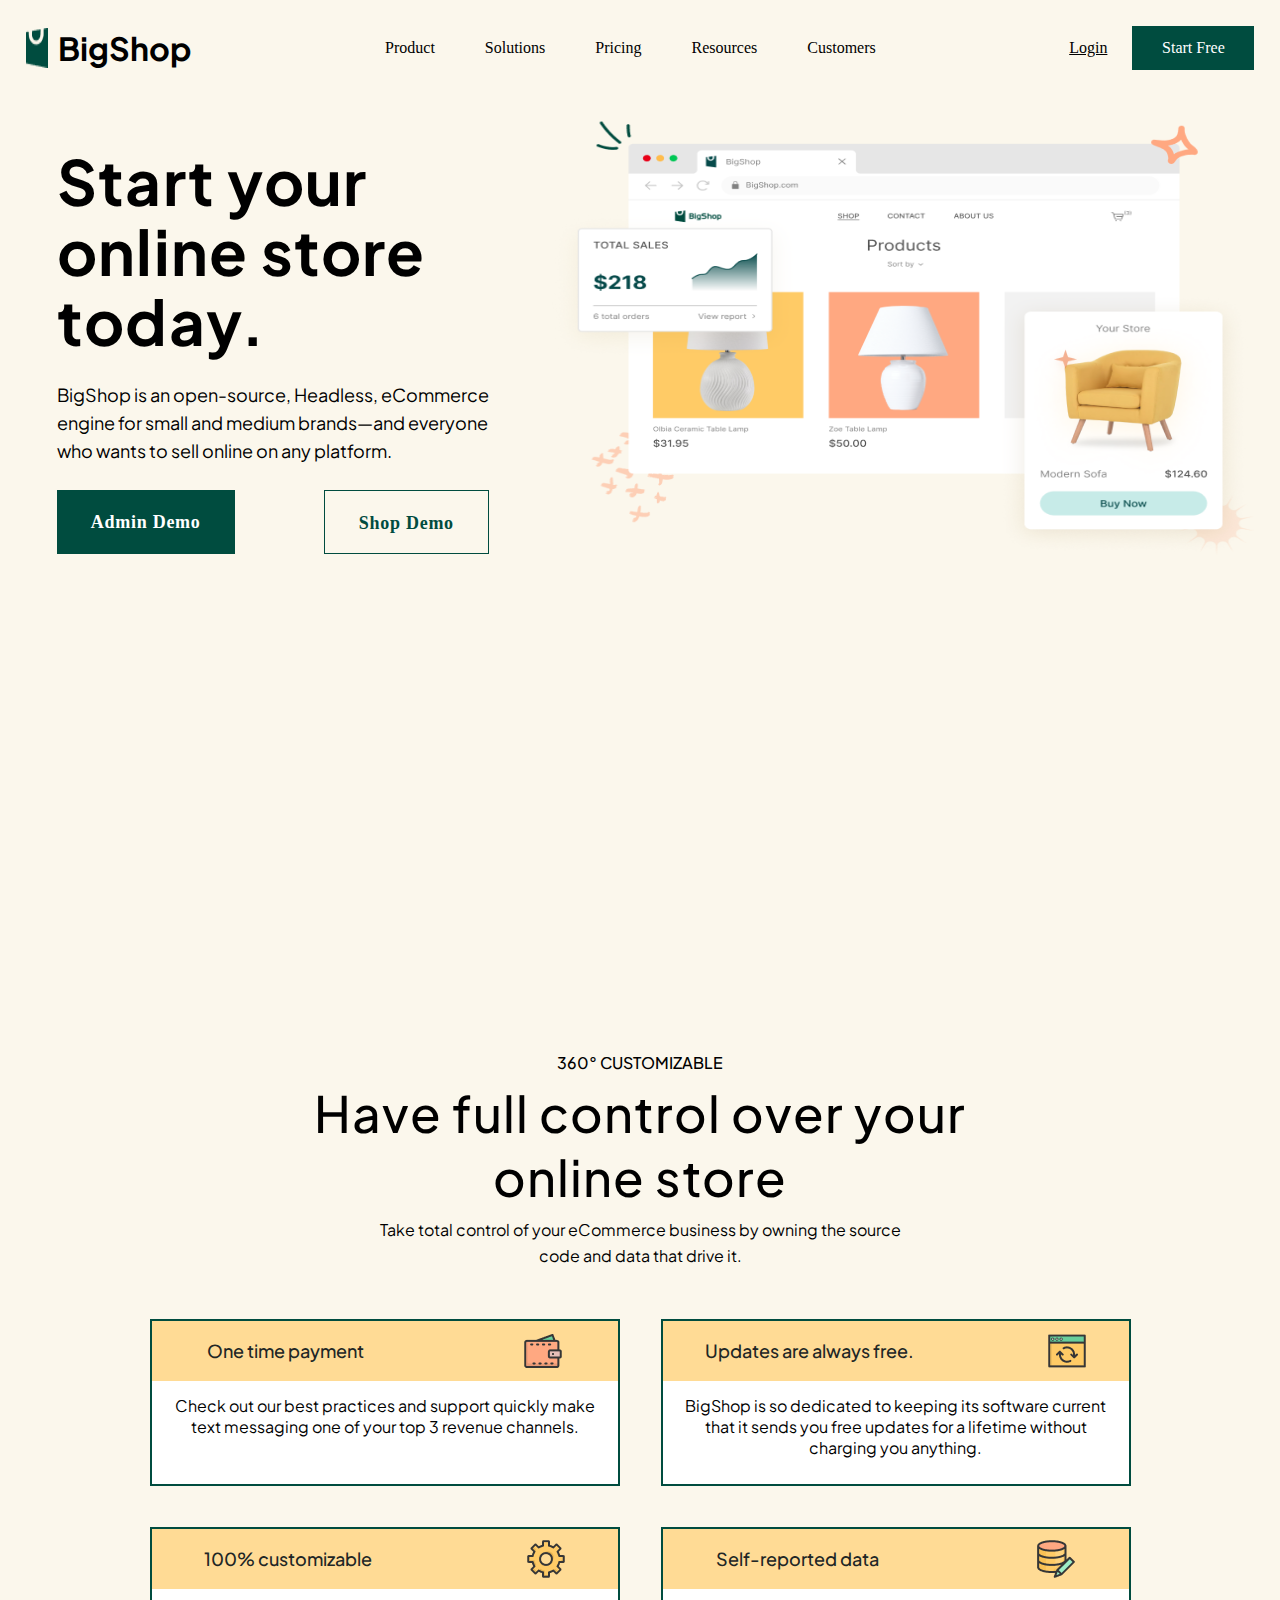
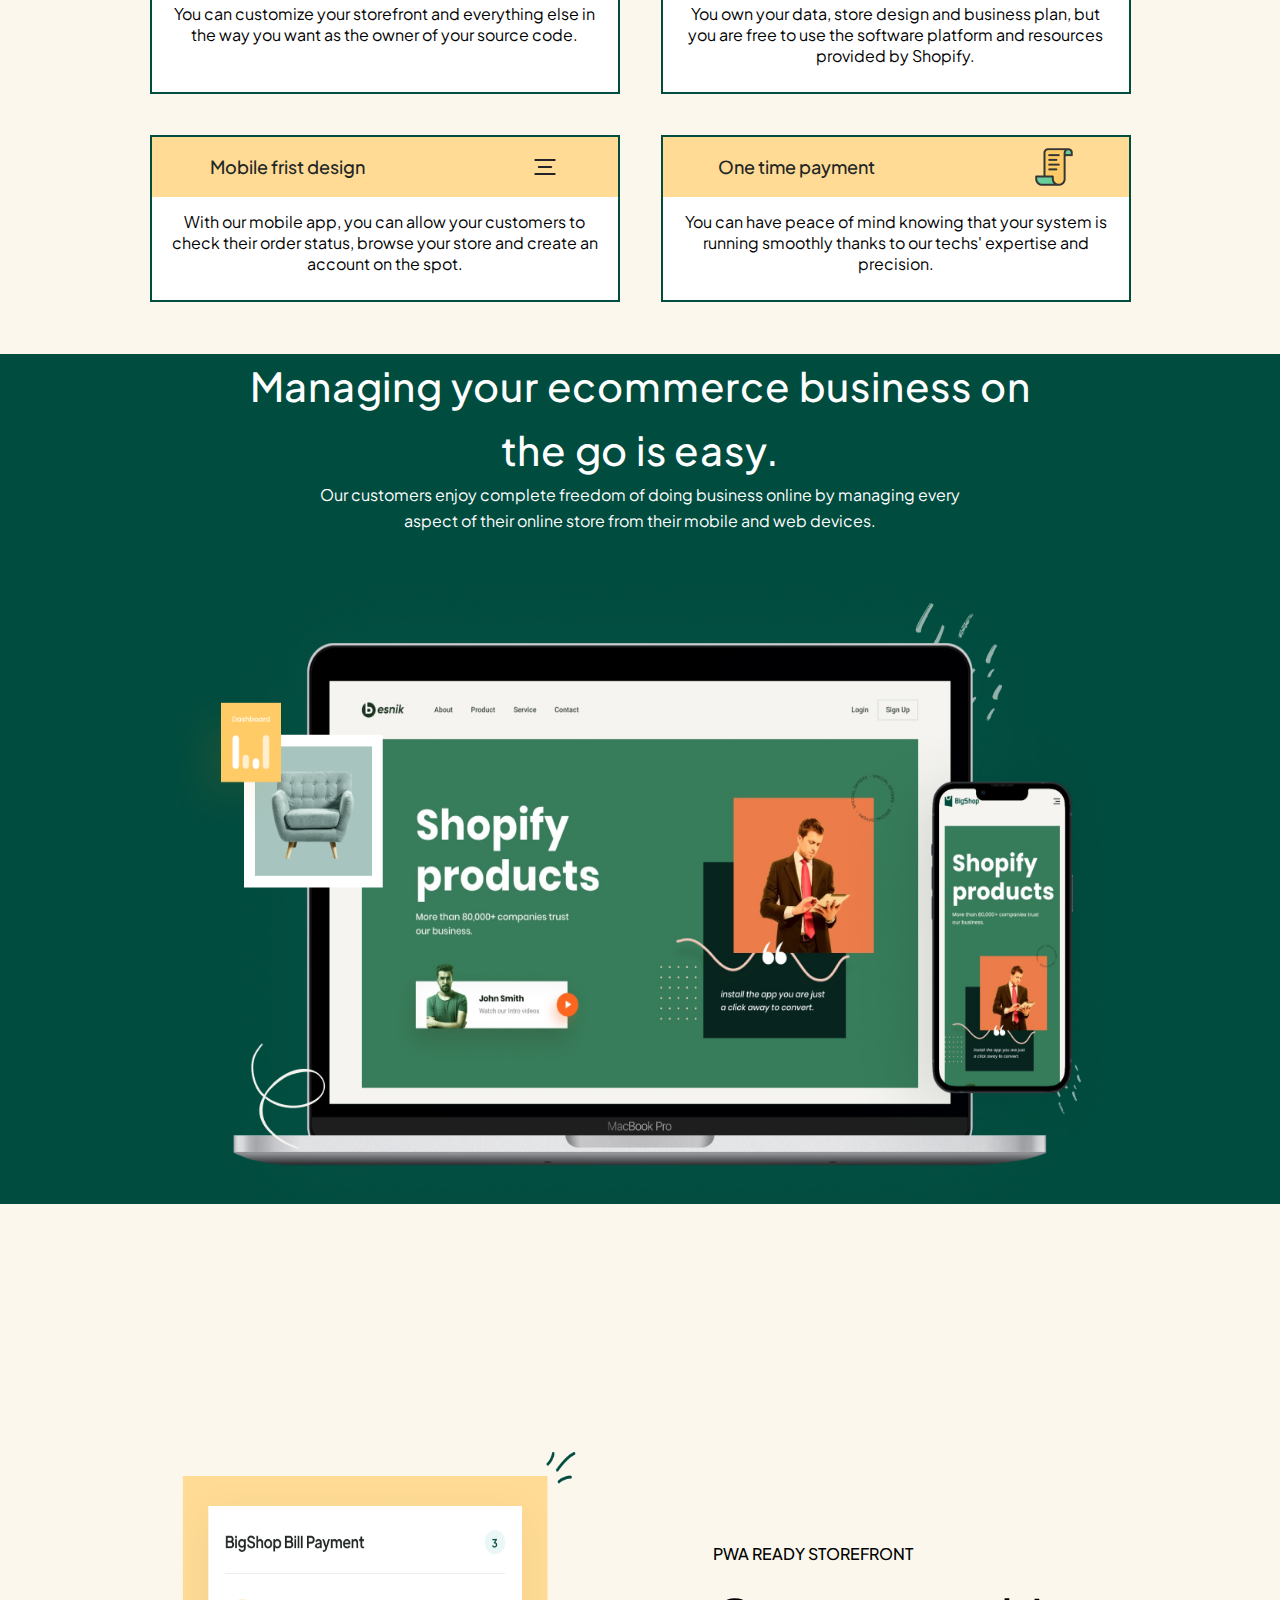
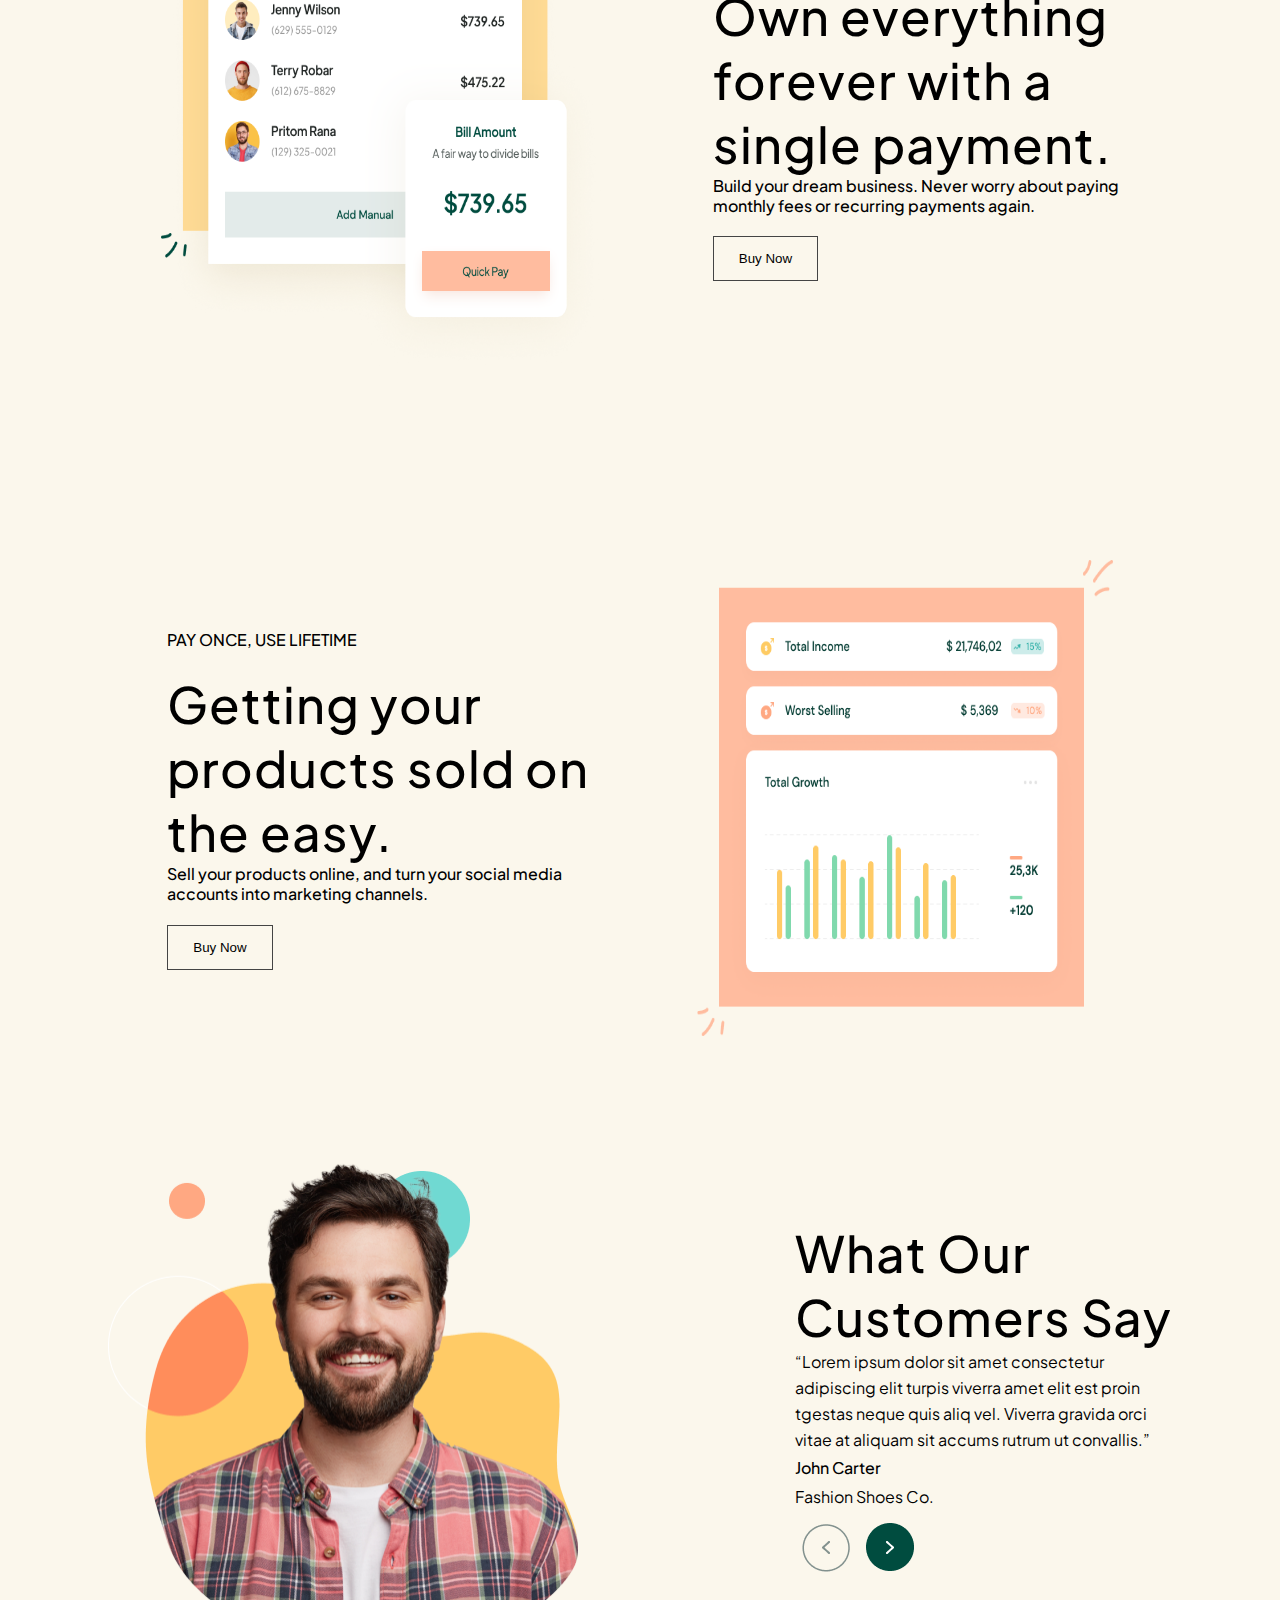
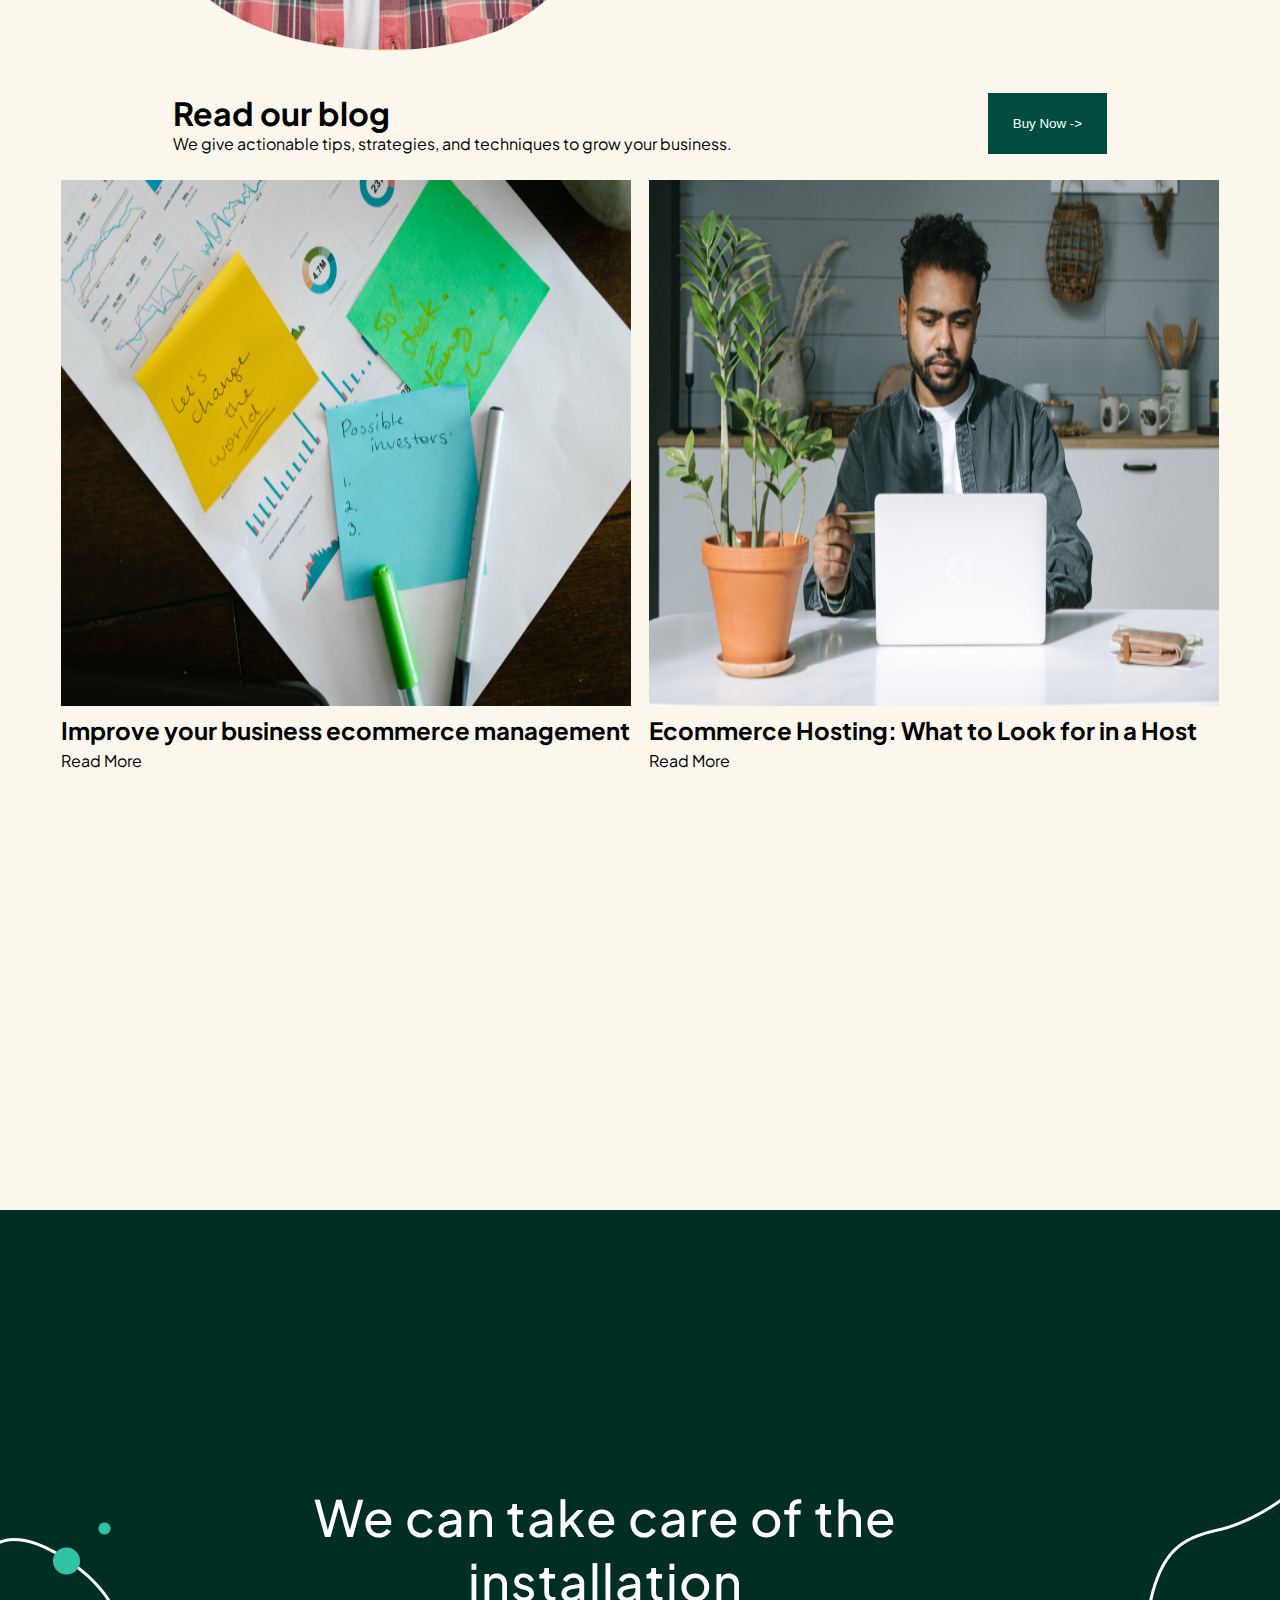
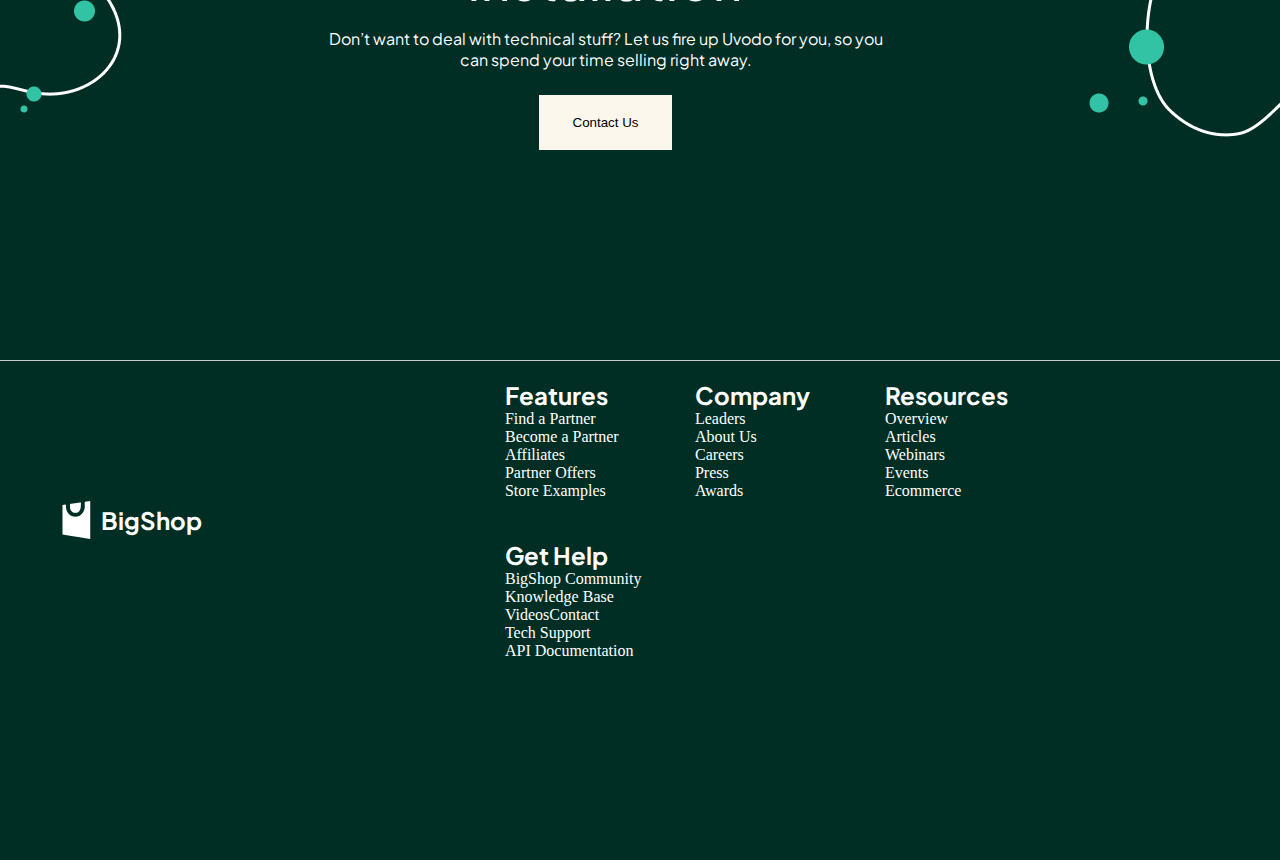
<file: Index.html>
<!DOCTYPE html>
<html lang="en">
  <head>
    <meta charset="UTF-8" />
    <meta name="viewport" content="width=device-width, initial-scale=1.0" />
    <link rel="stylesheet" href="large.css" />
    <link rel="stylesheet" href="allmobile.css" />
    <link rel="stylesheet" href="small.css" />
    <link rel="stylesheet" href="mobile.css" />
    <link rel="stylesheet" href="1024.css" />
    <link rel="fonts" href="" />
    <link rel="preconnect" href="https://fonts.googleapis.com" />
    <link rel="preconnect" href="https://fonts.gstatic.com" crossorigin />
    <link
      href="https://fonts.googleapis.com/css2?family=Plus+Jakarta+Sans:ital,wght@0,200..800;1,200..800&display=swap"
      rel="stylesheet"
    />

    <title>Ecommerce Website Design</title>
  </head>
  <body>
    <div class="Header">
      <div class="navigation">
        <div class="logo">
          <img src="/Assets/Subtract.png" alt="logo" />
          <h1>BigShop</h1>
        </div>
        <div class="nav">
          <ul class="nav-items">
            <li>Product</li>
            <li>Solutions</li>
            <li>Pricing</li>
            <li>Resources</li>
            <li>Customers</li>
          </ul>
        </div>
        <div class="navbuttons">
          <button id="buttonone">Login</button>
          <button id="buttontwo">Start Free</button>
          <img
            src="/Assets/List.png"
            alt="menu"
            id="list"
            onclick="toggleMenu()"
          />
        </div>
      </div>
      <div class="page1">
        <div class="header-content">
          <h1>
            Start your<br />
            online store <br />
            today.
          </h1>
          <p>
            BigShop is an open-source, Headless, eCommerce <br />
            engine for small and medium brands—and everyone <br />
            who wants to sell online on any platform.
          </p>
          <div class="header-buttons">
            <button id="adminbutton">Admin Demo</button>
            <button id="shopbutton">Shop Demo</button>
          </div>
        </div>
        <div class="header-image">
          <img src="/Assets/Card.png" id="img" />
        </div>
      </div>
    </div>

    <div class="customize">
      <div class="content">
        <h3>360° CUSTOMIZABLE</h3>
        <h1>Have full control over your <br />online store</h1>
        <p>
          Take total control of your eCommerce business by owning the source
          <br />
          code and data that drive it.
        </p>
      </div>
      <div class="cards">
        <div class="item-1">
          <div class="mub">
            <h4>One time payment</h4>
            <img src="/Assets/Orion_wallet 1.png" />
          </div>
          <p>
            Check out our best practices and support quickly make text messaging
            one of your top 3 revenue channels.
          </p>
        </div>
        <div class="item-2">
          <div class="mub">
            <h4>Updates are always free.</h4>
            <img src="/Assets/Orion_refresh 1.png" />
          </div>
          <p>
            BigShop is so dedicated to keeping its software current that it
            sends you free updates for a lifetime without charging you anything.
          </p>
        </div>
        <div class="item-3">
          <div class="mub">
            <h4>100% customizable</h4>
            <img src="/Assets/Orion_setting 1.png" />
          </div>
          <p>
            You can customize your storefront and everything else in the way you
            want as the owner of your source code.
          </p>
        </div>
        <div class="item-4">
          <div class="mub">
            <h4>Self-reported data</h4>
            <img src="/Assets/Orion_edit-database 1.png" />
          </div>
          <p>
            You own your data, store design and business plan, but you are free
            to use the software platform and resources provided by Shopify.
          </p>
        </div>
        <div class="item-5">
          <div class="mub">
            <h4>Mobile frist design</h4>
            <img src="/Assets/List.png" />
          </div>
          <p>
            With our mobile app, you can allow your customers to check their
            order status, browse your store and create an account on the spot.
          </p>
        </div>
        <div class="item-6">
          <div class="mub">
            <h4>One time payment</h4>
            <img src="/Assets/Orion_purchase-order 1.png" />
          </div>
          <p>
            You can have peace of mind knowing that your system is running
            smoothly thanks to our techs' expertise and precision.
          </p>
        </div>
      </div>
    </div>
    <div class="mokup">
      <div class="mokup-container">
        <h1>Managing your ecommerce business on <br />the go is easy.</h1>
        <p>
          Our customers enjoy complete freedom of doing business online by
          managing every <br />
          aspect of their online store from their mobile and web devices.
        </p>
        <img src="/Assets/Mockup.png" />
      </div>
    </div>

    <div class="payment">
      <div class="pay-image">
        <img src="/Assets/Card1.png" />
      </div>
      <div class="pay-content">
        <p>PWA READY STOREFRONT</p>
        <h1>Own everything <br />forever with a <br />single payment.</h1>
        <p>
          Build your dream business. Never worry about paying <br />
          monthly fees or recurring payments again.
        </p>
        <button class="btn-own">Buy Now</button>
      </div>
    </div>

    <div class="product">
      <div class="product-content">
        <p>PAY ONCE, USE LIFETIME</p>
        <h1>
          Getting your <br />
          products sold on <br />
          the easy.
        </h1>
        <p>
          Sell your products online, and turn your social media <br />accounts
          into marketing channels.
        </p>
        <button class="btn-own">Buy Now</button>
      </div>
      <div class="pro-image">
        <img src="/Assets/Card2.png" />
      </div>
    </div>

    <div class="testimonial">
      <div class="test-img">
        <img src="/Assets/Images.png" />
      </div>
      <div class="test-content">
        <h1>What Our <br />Customers Say</h1>
        <p>
          “Lorem ipsum dolor sit amet consectetur <br />adipiscing elit turpis
          viverra amet elit est proin <br />
          tgestas neque quis aliq vel. Viverra gravida orci <br />
          vitae at aliquam sit accums rutrum ut convallis.”
        </p>
        <h2>John Carter</h2>
        <p>Fashion Shoes Co.</p>
        <div class="btns">
          <img src="/Assets/Arrow Circle Left.png" />
          <img src="/Assets/Arrow  Circle Right.png" />
        </div>
      </div>
    </div>

    <div class="Blog">
      <div class="blog-cont">
        <div class="content-log">
          <h1>Read our blog</h1>
          <p id="para">
            We give actionable tips, strategies, and techniques to grow your
            business.
          </p>
        </div>
        <button id="abc">Buy Now -></button>
      </div>

      <div class="images-content">
        <div class="left-image">
          <img src="/Assets/Rectangle 3767.png" />
          <h2>Improve your business ecommerce management</h2>
          <p>Read More</p>
        </div>
        <div class="right-image">
          <img src="/Assets/Rectangle 3768.png" alt="" />
          <h2>Ecommerce Hosting: What to Look for in a Host</h2>
          <p>Read More</p>
        </div>
      </div>
    </div>

    <div class="footer">
      <div class="allthree">
        <img id="logo1" src="Assets/Abstract (1).png" alt="" />
        <div class="footer-heading" class="footer">
          <h1 id="last-head">
            We can take care of the <br />
            installation
          </h1>
          <p>
            Don’t want to deal with technical stuff? Let us fire up Uvodo for
            you, so you can spend your time selling right away.
          </p>
          <button id="lastbtn">Contact Us</button>
        </div>
        <img src="Assets/Abstract (2).png" alt="" id="logo2" />
      </div>
      <hr />
      <div class="details">
        <div class="footer-logo">
          <img src="/Assets/Subtractnknsnnsn.png" />
          <h2>BigShop</h2>
        </div>
        <div class="footer-content">
          <div class="features">
            <h2>Features</h2>
            <li>Find a Partner</li>
            <li>Become a Partner</li>
            <li>Affiliates</li>
            <li>Partner Offers</li>
            <li>Store Examples</li>
          </div>
          <div class="Company">
            <h2>Company</h2>
            <li>Leaders</li>
            <li>About Us</li>
            <li>Careers</li>
            <li>Press</li>
            <li>Awards</li>
          </div>
          <div class="Resources">
            <h2>Resources</h2>
            <li>Overview</li>
            <li>Articles</li>
            <li>Webinars</li>
            <li>Events</li>
            <li>Ecommerce</li>
          </div>
          <div class="Get Help">
            <h2>Get Help</h2>
            <li>BigShop Community</li>
            <li>Knowledge Base</li>
            <li>VideosContact</li>
            <li>Tech Support</li>
            <li>API Documentation</li>
          </div>
        </div>
      </div>
    </div>

    <script src="/script.js"></script>
  </body>
</html>
</file>
<file: large.css>
@import url("https://fonts.googleapis.com/css2?family=Plus+Jakarta+Sans:ital,wght@0,200..800;1,200..800&display=swap");

* {
  margin: 0%;
  padding: 0%;
  box-sizing: border-box;
  background-color: #fbf7ec;
}
h1,
h2,
h3,
h4,
h5,
h6,
p {
  font-family: "Plus Jakarta Sans" !important;
}
button {
  border: none;
}
.btn-own {
  border: 1px solid #444;
}
.Header {
  height: 774px;
}
.Header {
  display: flex;
  flex-direction: column;
}
.navigation {
  display: flex;
  justify-content: space-between;
  align-items: center;
  flex-wrap: wrap;
  padding: 2%;
}
.logo {
  display: flex;

  gap: 10px;
}

#list {
  display: none;
}

.nav ul {
  display: flex;
  align-items: center;
  justify-content: center;
  flex-wrap: wrap;
  gap: 50px;
  list-style: none;
}
.nav-items {
  display: flex;
  align-items: center;
  justify-content: center;
  flex-wrap: wrap;
  gap: 50px;
  list-style: none;
}
.nav ul li {
  font-family: " " DM Sans "" !important;
  font-size: 16px;
  font-weight: 400;
  line-height: 16px;
  text-align: center;
}
.navbuttons {
  display: flex;
  justify-content: center;
  align-items: center;

  gap: 25px;
}
#buttonone {
  border: none;
  text-decoration: underline;
  height: 44px;
  font-family: " DM Sans";
  font-size: 16px;
  font-weight: 500;
  line-height: 16px;
  text-align: center;
}
#buttontwo {
  background-color: #004c3f;
  color: white;
  height: 44px;
  font-family: " DM Sans";
  font-size: 16px;
  font-weight: 500;
  line-height: 16px;
  text-align: center;
  width: 122px;
}

.page1 {
  display: flex;
  justify-content: space-around;
  flex-wrap: wrap;
}
.header-content {
  display: flex;
  flex-direction: column;
  justify-content: center;
  flex-wrap: wrap;
  gap: 25px;
  padding: 4%;
}
.header-content h1 {
  font-size: 62px;
  font-weight: 700;
  line-height: 70px;
  letter-spacing: 0.02em;
}
.header-content p {
  font-family: " DM Sans";
  font-size: 18px;
  font-weight: 400;
  line-height: 28px;
}
.header-buttons {
  display: flex;
  justify-content: space-between;
  flex-wrap: wrap;
  align-items: start;
  gap: 5px;
}
#adminbutton {
  background-color: #004c3f;
  height: 64px;
  padding: 20px 34px 20px 34px;
  color: white;
  font-family: " DM Sans";
  font-size: 18px;
  font-weight: 700;
  line-height: 24px;
  letter-spacing: 0.04em;
}
#shopbutton {
  height: 64px;
  border: 1px solid #004c3f;
  padding: 20px 34px 20px 34px;
  color: #004c3f;
  font-family: " DM Sans";
  font-size: 18px;
  font-weight: 700;
  line-height: 24px;
  letter-spacing: 0.04em;
}

.customize {
  height: 768px;
  background-color: #fbf7ec;
}
.customize {
  display: flex;
  flex-direction: column;
  align-items: center;
  flex-wrap: wrap;
  justify-content: flex-start;
  gap: 50px;
}
.content {
  display: flex;
  flex-direction: column;
  align-items: center;
  flex-wrap: wrap;
  gap: 8px;
}
.content h3 {
  font-size: 16px;
  font-weight: 500;
  line-height: 20px;
  text-align: center;
}
.content h1 {
  height: 128px;

  font-size: 50px;
  font-weight: 500;
  line-height: 64px;
  letter-spacing: 0.02em;
  text-align: center;
  gap: 9px;
}
.content p {
  font-family: " DM Sans";
  font-size: 16px;
  font-weight: 400;
  line-height: 26px;
  text-align: center;
}
.cards {
  display: grid;
  grid-template-columns: repeat(3, 1fr);
  grid-gap: 41px;
  grid-auto-rows: minmax(100px auto);
  justify-content: center;
  grid-auto-flow: dense;
  align-items: center;
  text-align: center;
  flex-wrap: wrap;
}
.item-1,
.item-2,
.item-3,
.item-4,
.item-5,
.item-6 {
  border: 2px solid #004c3f;
  width: 470px;
  height: 167px;
  top: 393px;
  background-color: white;
}
.mub {
  display: flex;
  justify-content: space-around;
  flex-wrap: wrap;
  gap: 50px;
  align-items: center;
  background-color: #ffdb95;
  height: 60px;
}
.cards h4 {
  background-color: #ffdb95;
  font-family: " DM Sans";
  font-size: 18px;
  font-weight: 500;
  color: #212625;
  line-height: 26px;
}
.cards img {
  background-color: #ffdb95;
}
.cards p {
  display: flex;
  flex-wrap: wrap;
  background-color: white;
  padding: 3%;
}

.mokup {
  height: 981px;
}
.mokup-container {
  display: flex;
  flex-direction: column;
  flex-wrap: wrap;
  align-items: center;
  background: #004c3f;
}
.mokup-container h1 {
  font-size: 50px;
  font-weight: 500;
  line-height: 64px;
  letter-spacing: 0.02em;
  text-align: center;
  background: #004c3f;
  color: white;
}
.mokup-container p {
  background: #004c3f;
  color: white;
  font-family: " DM Sans";
  font-size: 16px;
  font-weight: 400;
  line-height: 26px;
  text-align: center;
}
.mokup-container img {
  background: #004c3f;
}

.payment {
  height: 755px;
}
.payment {
  display: flex;
  justify-content: center;
  align-items: center;
  flex-wrap: wrap;
  gap: 108px;
}
.pay-content {
  display: flex;
  flex-direction: column;
  align-items: flex-start;
  flex-wrap: wrap;
}
.pay-content p {
  font-size: 16px;
  font-weight: 500;
  line-height: 20px;
  text-align: left;
  padding-bottom: 5%;
}
.pay-content h1 {
  font-size: 50px;
  font-weight: 500;
  line-height: 64px;
  letter-spacing: 0.02em;
  text-align: left;
}
.pay-content button {
  width: Hug (116px) px;
  height: Hug (44px) px;
  top: 3611px;
  left: 20px;
  padding: 14px 25px 14px 25px;
  gap: 10px;
  border: 1px 0px 0px 0px;
  opacity: 0px;
}

.product {
  height: 620px;
}
.product {
  display: flex;
  justify-content: center;
  align-items: center;
  flex-wrap: wrap;
  gap: 108px;
}
.product-content {
  display: flex;
  flex-direction: column;
  align-items: flex-start;
  flex-wrap: wrap;
}
.product-content p {
  font-size: 16px;
  font-weight: 500;
  line-height: 20px;
  text-align: left;
  padding-bottom: 5%;
}
.product-content h1 {
  font-size: 50px;
  font-weight: 500;
  line-height: 64px;
  letter-spacing: 0.02em;
  text-align: left;
}
.product-content button {
  width: Hug (116px) px;
  height: Hug (44px) px;
  top: 3611px;
  left: 20px;
  padding: 14px 25px 14px 25px;
  gap: 10px;
  border: 1px 0px 0px 0px;
  opacity: 0px;
}

.testimonial {
  height: 583px;
}
.testimonial {
  display: flex;
  justify-content: space-around;
  align-items: center;
  flex-wrap: wrap;
}
.test-img img {
  width: 470px;
  height: 503.15px;
  top: 39px;
  left: 135px;
  gap: 0px;
  border: 1px 0px 0px 0px;
  opacity: 0px;
}
.test-content {
  display: flex;
  flex-direction: column;
  justify-content: center;
  flex-wrap: wrap;
}
.test-content h1 {
  font-family: " Plus Jakarta" Display;
  font-size: 50px;
  font-weight: 500;
  line-height: 64px;
  letter-spacing: 0.02em;
  text-align: left;
}
.test-content p {
  font-family: " DM Sans";
  font-size: 16px;
  font-weight: 400;
  line-height: 26px;
  text-align: left;
  padding-bottom: 2%;
}
.test-content h2 {
  font-family: " DM Sans";
  font-size: 16px;
  font-weight: 500;
  line-height: 16px;
  text-align: left;
  padding-bottom: 2%;
}

.Blog {
  height: 777px;
}
.Blog {
  display: flex;
  flex-direction: column;
}
.blog-cont {
  display: flex;
  justify-content: space-around;
  flex-wrap: wrap;

  padding: 0px 45px 0px 45px;
}
.images-content {
  display: flex;
  justify-content: center;
  flex-wrap: wrap;
  gap: 18px;
  padding: 2% 0% 8% 0%;
}
.right-image h2 {
  padding: 5px 0px 5px 0px;
}
.left-image h2 {
  padding: 5px 0px 5px 0px;
}
.left-image img {
  width: 570px;
  height: 526px;
  top: 211px;
  left: 735px;
  gap: 0px;
  opacity: 0px;
}
.right-image img {
  width: 570px;
  height: 526px;
  top: 211px;
  left: 735px;
  gap: 0px;
  opacity: 0px;
}

.blog-cont button {
  width: Hug (146px) px;
  height: Hug (48px) px;
  top: 82px;
  left: 1159px;
  padding: 14px 25px 14px 25px;
  gap: 10px;
  opacity: 0px;
  background: #004c3f;
  color: white;
}

.footer {
  height: 850px;
  background: #002e24;
}
.footer {
  display: flex;
  flex-direction: column;
  flex-wrap: wrap;
}
.allthree {
  background: transparent;
  display: flex;
  justify-content: space-between;
  align-items: center;
  flex-wrap: wrap;
  height: 60%;
}
.allthree img {
  background: transparent;
}

.footer-heading {
  background: transparent;
  display: flex;
  flex-wrap: wrap;
  flex-direction: column;
  justify-content: center;
  align-items: center;
  gap: 15px;
}

.footer-heading h1 {
  width: 631px;
  height: 128px;
  font-family: " Plus Jakarta" Display;
  font-size: 50px;
  font-weight: 500;
  line-height: 64px;
  letter-spacing: 0.02em;
  background: transparent;
  text-align: center;
  color: white;
}
.footer-heading p {
  width: 570px;
  height: 52px;
  background: transparent;
  text-align: center;
  opacity: 0.7px;
  color: white;
}
.footer-heading button {
  width: Hug (188px) px;
  height: Hug (64px) px;
  top: 268px;
  left: 624px;
  padding: 20px 34px 20px 34px;
  gap: 10px;
  opacity: 0px;
}
.details {
  color: white;
  background: transparent;
  display: grid;
  grid-template-columns: 1fr 1fr 1fr 1fr 1fr 1fr 1fr 1fr;
  flex-wrap: wrap;
  grid-gap: 1em;
  grid-auto-rows: minmax(100px auto);
}
.details div img {
  background: transparent;
}
.footer-logo {
  background: transparent;
  grid-column: 1/3;
  display: flex;
  align-items: center;
  flex-wrap: wrap;
  gap: 10px;
  padding: 20%;
}
.footer-content {
  background: transparent;
  display: flex;
  flex-wrap: wrap;
  grid-column: 4/8;
  list-style: none;
  gap: 50px;
  padding: 3%;
}
.footer-content div,
h2,
li {
  background: transparent;
}
.footer-content div {
  width: 150px;
}
hr {
  border: none;
  height: 1px;
  background-color: #ccc;
}
</file>
<file: allmobile.css>
* {
  margin: 0;
  padding: 0;
  box-sizing: border-box;
}

@media screen and (max-width: 425px) {
  .Header {
    height: 50em;
  }
  .Header {
    display: flex;
    flex-direction: column;
    flex-wrap: wrap;
  }
  .navigation {
    display: flex;
    justify-content: space-around;
    flex-wrap: wrap;
  }
  .nav ul {
    display: none;
  }
  #list {
    display: inline;
  }
  #buttonone,
  #buttontwo {
    display: none;
  }
  .page1 {
    display: flex;
    flex-wrap: wrap;
    flex-direction: column;
    align-items: center;
    justify-content: center;
  }
  .header-content h1,
  .logo h1 {
    text-align: center;
    font-size: 1.9rem;
    font-weight: 600;
    line-height: 2.3rem;
    letter-spacing: 0.02em;
  }
  /* .header-content p {
    text-align: center;
    font-family: "DM Sans";
    font-size: 0.5rem;
    font-weight: 400;
    line-height: 1.25rem;
  } */
  .header-buttons {
    display: flex;
    flex-direction: column;
    align-items: center;
    flex-wrap: wrap;
    gap: 1.125rem;
  }
  #adminbutton,
  #shopbutton {
    width: 11.5rem;
  }
  .header-image {
    display: flex;
    flex-wrap: wrap;
    justify-content: center;
    align-items: center;
  }
  #img {
    width: 90%;
    height: 80%;
    top: 0.846rem;
    box-shadow: 0 0 10px 0 #ffdb95;
  }
  .nav-items {
    display: none;
    position: absolute;
    top: 60px;
    right: 1%;
    width: 50%;
    background-color:  #FBF7EC;
    
    padding: 10px;
    box-shadow: 0px 2px 5px rgba(0, 0, 0, 0.1);
    z-index: 1;
  }
  .nav-items li {
    display: block;
    text-align: center;
    margin-bottom: 10px;
  }
  .nav-items li:last-child {
    margin-bottom: 0;
  }
}

@media screen and (max-width: 425px) {
  .customize {
    height: 98.25em;
    background-color: #fbf7ec;
  }
  .customize {
    display: flex;
    flex-direction: column;
    flex-wrap: wrap;
  }
  .cards {
    display: flex;
    flex-direction: column;
    flex-wrap: wrap;
  }
  .content h3 {
    font-size: 1rem;
    font-weight: 500;
    line-height: 1.5rem;
    text-align: center;
  }
  .content h1 {
    text-align: center;
    font-size: 1.5rem;
    font-weight: 400;
    line-height: 1.75rem;
    letter-spacing: 0.02em;
    gap: 0.5625rem;
  }
  .content p {
    text-align: center;
    font-family: "DM Sans";
    font-size: 1rem;
    font-weight: 400;
    line-height: 1.5rem;
    text-align: center;
  }
  .item-1,
  .item-2,
  .item-3,
  .item-4,
  .item-5,
  .item-6 {
    align-self: center;
    border: 2px solid #004c3f;
    width: 390px;
    height: 167px;
    top: 393px;
    background-color: white;
  }
}

@media screen and (max-width: 425px) {
  .mokup {
    height: 29.4375rem;
  }
  .mokup-container {
    display: flex;
    flex-direction: column;
    flex-wrap: wrap;
    align-items: center;
    background: #004c3f;
    padding: 2%;
  }
  .mokup-container h1 {
    text-align: center;
    font-size: 1.375rem;
    font-weight: 400;
    line-height: 1.75rem;
  }
  .mokup-container img {
    display: flex;
    align-items: center;
    flex-wrap: wrap;
    background: #004c3f;
    width: 18.8125rem;
    height: 12.5375rem;
  }
  .mokup-container p {
    font-family: "DM Sans";
    font-size: 1.125rem;
    font-weight: 300;
    line-height: 1.1875rem;
    text-align: center;
  }
}

@media screen and (max-width: 425px) {
  .payment {
    height: 38.9375rem;
  }
  .payment {
    display: flex;
    flex-direction: column-reverse;
    align-items: center;
    flex-wrap: wrap;
  }
  .pay-content {
    display: flex;
    flex-wrap: wrap;
    flex-direction: column;
    align-items: center;
  }
  .pay-content h1 {
    font-size: 1.875rem;
    font-weight: 500;
    line-height: 2rem;
    letter-spacing: 0.02em;
    text-align: center;
    padding-bottom: 3%;
  }
  .pay-content p {
    font-size: 0.8125rem;
    font-weight: 500;
    line-height: 1.125rem;
    text-align: center;
  }
  .pay-image img {
    width: 18.4375rem;
    height: 16.515rem;
  }
}

@media screen and (max-width: 425px) {
  .product {
    height: 48.4375rem;
  }
  .product {
    display: flex;
    flex-direction: column;
    flex-wrap: wrap;
    align-items: center;
  }
  .product-content {
    display: flex;
    flex-wrap: wrap;
    flex-direction: column;
    align-items: center;
  }
  .product-content h1 {
    font-size: 1.875rem;
    font-weight: 500;
    line-height: 2rem;
    letter-spacing: 0.02em;
    text-align: center;
    padding: 5%;
  }
  .product-content P {
    font-size: 0.8125rem;
    font-weight: 500;
    line-height: 1.125rem;
    text-align: center;
  }
}

@media screen and (max-width: 425px) {
  .testimonial {
    height: 50.8125rem;
  }
  .test-img img {
    width: 18.4375rem;
    height: auto;
  }
  .test-content {
    display: grid;
    align-items: center;
    flex-wrap: wrap;
  }
  .test-content h1 {
    font-size: 1.875rem;
    font-weight: 500;
    line-height: 2rem;
    letter-spacing: 0.02em;
    text-align: center;
    padding-bottom: 2%;
  }
  .test-content p {
    font-size: 1rem;
    font-weight: 500;
    line-height: 1.125rem;
    text-align: center;
    padding-bottom: 2%;
  }
  .test-content h2 {
    font-family: "DM Sans";
    font-size: 1.5rem;
    font-weight: 500;
    line-height: 2rem;
    text-align: center;
    padding-bottom: 1%;
  }
  .btns {
    display: flex;
    flex-wrap: wrap;
    justify-content: center;
    align-items: center;
  }
}

@media screen and (max-width: 425px) {
  .Blog {
    height: 85.875rem;
  }
  .blog-cont {
    display: flex;
    flex-direction: column;
    /* flex-wrap: wrap; */
  }
  .Blog {
    display: flex;
    flex-direction: column;
    align-items: center;
    justify-content: center;
  }
  .content-log {
    display: flex;
    flex-direction: column;
    align-items: center;
    justify-content: center;
  }
  .content-log h1 {
    font-size: 1.875rem;
    font-weight: 700;
    line-height: 2.125rem;
    letter-spacing: 0.02em;
    text-align: center;
  }
  .content-log p {
    font-size: 1rem;
    font-weight: 400;
    line-height: 1.125rem;
    text-align: center;
    padding: 2%;
  }
  .blog-cont button {
    align-self: center;
  }

  .images-content {
    display: flex;
    flex-direction: column;
    align-items: center;
  }
  .left-image,
  .right-image {
    display: flex;
    flex-direction: column;
    align-items: center;
    flex-wrap: wrap;
  }
  .left-image img,
  .right-image img {
    width: 17.5rem;
  }
  .right-image h2,
  .left-image h2 {
    font-size: 1rem;
    font-weight: 400;
    line-height: 1.1875rem;
    text-align: center;
  }
  .left-image p,
  .right-image p {
    align-self: center;
  }
}

@media screen and (max-width: 425px) {
  #logo1,
  #logo2 {
    display: none;
  }
  hr {
    display: none;
  }
  .footer {
    height: 1690px;
  }
  .footer {
    display: flex;
    flex-direction: column;
    align-items: center;
    justify-content: center;
  }
  .allthree {
    display: flex;
    flex-direction: column;
    align-items: center;

    width: 425px;
  }
  /* .footer-heading {
    display: flex;
    flex-direction: column;
    justify-content: center;
    align-items: center;

    width: 425px;
    height: 65%;
  } */
   #last-head {
    width: 425px;
  }
  .footer-heading h1 {
    font-size: 1.8rem;
    font-weight: 700;
    line-height: 2.125rem;
    letter-spacing: 0.02em;
    text-align: center;
  } */
   #footer-para {
    font-size: 1.25rem;
    font-weight: 400;
    line-height: 1.5rem;
  } */

#lastbtn {
    width: 215px;
    height: 64px;
    top: 6981px;
    left: 20px;
    padding: 20px 34px 20px 34px;
    gap: 10px;
    opacity: 0px;
  } */

  /* .details {
    display: flex;
    justify-content: center;
    align-items: center;
    flex-wrap: wrap;
  }
  .footer-content {
    display: flex;
    flex-direction: column;
    flex-wrap: wrap;
    align-items: center;
  }
  .footer-logo {
    display: flex;
    align-items: center;
    flex-wrap: wrap;
    justify-content: center;
  } */
}
</file>
<file: small.css>
@media screen and (max-width: 768px) {
  .Header {
    height: 900px;
  }

  .navigation {
    display: flex;
    justify-content: space-around;
    flex-wrap: wrap;
  }
  .nav ul {
    display: none;
  }
  #list {
    display: inline;
  }
  #buttonone {
    display: none;
  }
  #buttontwo {
    display: none;
  }
  .page1 {
    display: flex;
    flex-wrap: wrap;
    flex-direction: column;
    align-items: center;
    justify-content: center;
  }
  .header-buttons {
    display: flex;
    flex-direction: column;
    align-items: center;
    flex-wrap: wrap;
    gap: 18px;
  }
  #adminbutton {
    width: 335px;
  }
  #shopbutton {
    width: 335px;
  }
  .header-image {
    display: flex;
    justify-content: center;
    align-items: center;
    flex-wrap: wrap;
  }
  #img {
    width: 319.31px;
    height: 227.84px;
    top: 13.54px;
    box-shadow: #ffdb95;
  }
  .nav-items {
    display: none;
    position: absolute;
    top: 60px;
    right: 1%;
    width: 30%;
    background-color: #fbf7ec;
    padding: 10px;
    box-shadow: 0px 2px 5px rgba(0, 0, 0, 0.1);
    z-index: 1;
  }
  .nav-items li {
    display: block;
    text-align: center;
    margin-bottom: 10px;
  }
  .nav-items li:last-child {
    margin-bottom: 0;
  }
  #shopbutton {
    width: Fixed (335px) px;
    height: Fixed (64px) px;
    top: 410px;
    left: 30px;
    padding: 20px 34px 20px 34px;
    gap: 10px;
    opacity: 0px;
  }
}

@media screen and (max-width: 768px) {
  .customize {
    height: 1600px;
    background-color: #fbf7ec;
  }

  .customize {
    display: flex;
    flex-direction: column;
    flex-wrap: wrap;
  }
  .cards {
    display: flex;
    flex-direction: column;
    flex-wrap: wrap;
  }
}

@media screen and (max-width: 768px) {
  .mokup {
    height: 561px;
  }
  .mokup-container {
    display: flex;
    flex-direction: column;
    flex-wrap: wrap;
    align-items: center;
    background: #004c3f;
    padding: 2%;
  }
  .mokup-container h1 {
    font-size: 32px;
    font-weight: 500;
    line-height: 42px;
    text-align: center;
  }
  .mokup-container img {
    display: flex;
    flex-wrap: wrap;
    background: #004c3f;
    width: 334.99px;
    height: 200.62px;
  }
  .mokup-container p {
    font-family: " DM Sans";
    font-size: 16px;
    font-weight: 400;
    line-height: 26px;
    text-align: center;
  }
}

@media screen and (max-width: 768px) {
  .payment {
    height: 755px;
  }
  .payment {
    display: flex;
    flex-direction: column-reverse;
    align-items: center;
    flex-wrap: wrap;
  }
  .pay-image img {
    width: 335px;
    height: 284.24px;
  }
}

@media screen and (max-width: 768px) {
  .product {
    height: 755px;
  }
  .product {
    display: flex;
    flex-wrap: wrap;
    align-items: center;
  }
  .pro-image img {
    width: 335px;
    height: 284.24px;
  }
}

@media screen and (max-width: 768px) {
  .testimonial {
    height: 893px;
  }
  .testimonial {
    display: grid;
    flex-wrap: wrap;
    align-items: center;
    padding: 2%;
  }
  .test-img img {
    top: 4890px;
    left: 51px;
    gap: 0px;
    border: 1px 0px 0px 0px;
    opacity: 0px;
  }
  .test-content {
    display: grid;
    align-items: left;
    flex-wrap: wrap;
    top: 5233px;
    left: 19px;
    gap: 0px;
    opacity: 0px;
  }
}

@media screen and (max-width: 768px) {
  .Blog {
    height: 1254px;
  }
  .blog-cont {
    display: flex;
    flex-direction: column;
    justify-content: center;
    flex-wrap: wrap;
    align-items: left;
    width: 75%;
    height: 390px;
    gap: 35px;
  }
  .Blog {
    display: flex;
    flex-direction: column;
    align-items: center;
    justify-content: center;
  }
  .content-log {
    padding: 2%;
    gap: 10px;
    text-wrap: wrap;
  }
  #abc {
    width: 40%;
    background: #004c3f;
    color: white;
  }
  .images-content {
    display: flex;
    flex-direction: column;
    flex-wrap: wrap;
    align-items: center;
  }
  .left-image img {
    width: 336px;
    height: 372px;
  }
  .right-image img {
    width: 336px;
    height: 372px;
  }
  .right-image h2 {
    width: 335px;
    height: 68px;
  }
  .left-image h2 {
    width: 335px;
    height: 68px;
  }
  .blog-cont button {
    width: Hug (146px) px;
    height: Hug (48px) px;

    background: #004c3f;
    color: white;
  }
}
@media screen and (max-width: 768px) {
  #logo1,
  #logo2 {
    display: none;
  }
  hr {
    border: none;
    height: 1px;
    background-color: #ccc;
  }
  .footer {
    height: 1014px;
  }
  .footer {
    display: flex;
    flex-direction: column;
    justify-content: center;
    align-items: center;
  }
  .allthree {
    height: 30%;
  }
  .footer-heading {
    display: flex;
    flex-direction: column;
    justify-content: center;
    gap: 30px;
  }

  #lastbtn {
    width: 335px;
    height: 64px px;
    top: 6981px;
    left: 20px;
    padding: 20px 34px 20px 34px;
    gap: 10px;
    opacity: 0px;
  }

  .footer-heading h1 {
    font-size: 32px;
    font-weight: 500;
  }
  .footer-heading p {
    width: 345px;
    height: 72px;
  }
  .details {
    display: flex;
    flex-direction: column;
    justify-content: center;
    align-items: center;
    height: 55%;
  }
  .footer-content {
    display: grid;
    grid-template-columns: 1fr 1fr;
  }

  .footer-logo {
    display: flex;
    justify-content: flex-start;
    align-items: start;
    width: 437.87px;
  }
}
</file>
<file: mobile.css>
* {
  margin: 0%;
  padding: 0%;
  box-sizing: border-box;
}
@media screen and (max-width: 320px) {
  .Header {
    height: 800px;
  }
  .Header {
    display: flex;
    flex-direction: column;
    flex-wrap: wrap;
  }
  .navigation {
    display: flex;
    justify-content: space-around;
    flex-wrap: wrap;
  }
  .nav ul {
    display: none;
  }
  #list {
    display: inline;
  }
  #buttonone {
    display: none;
  }
  #buttontwo {
    display: none;
  }
  .page1 {
    display: flex;
    flex-wrap: wrap;
    flex-direction: column;
    align-items: center;
    justify-content: center;
  }
  .header-content h1 {
    text-align: center;
    font-size: 32px;
    font-weight: 600;
    line-height: 40px;
    letter-spacing: 0.02em;
  }
  .logo h1 {
    text-align: center;
    font-size: 32px;
    font-weight: 600;
    line-height: 40px;
    letter-spacing: 0.02em;
  }
  .header-content p {
    text-align: center;
    font-family: " DM Sans";
    font-size: 18px;
    font-weight: 400;
    line-height: 28px;
  }
  .header-buttons {
    display: flex;
    flex-direction: column;
    align-items: center;
    flex-wrap: wrap;
    gap: 18px;
  }
  #adminbutton {
    width: 200px;
  }
  #shopbutton {
    width: 200px;
  }
  .header-image {
    display: flex;
    flex-wrap: wrap;
    justify-content: center;
    align-items: center;
    flex-wrap: wrap;
  }
  #img {
    width: 219.31px;
    height: 167.84px;
    top: 13.54px;
    box-shadow: #ffdb95;
  }
  .nav-items {
    display: none;
    position: absolute;
    top: 60px;
    right: 1%;
    width: 30%;
    background-color:  #FBF7EC;
    padding: 10px;
    box-shadow: 0px 2px 5px rgba(0, 0, 0, 0.1);
    z-index: 1;
  }
  .nav-items li {
    display: block;
    text-align: center;
    margin-bottom: 10px;
  }
  .nav-items li:last-child {
    margin-bottom: 0;
  }
}

@media screen and (max-width: 320px) {
  .customize {
    height: 1700px;
    background-color: #fbf7ec;
  }
  .customize {
    display: flex;
    flex-direction: column;
    flex-wrap: wrap;
  }
  .cards {
    display: flex;
    flex-direction: column;
    flex-wrap: wrap;
  }
  .content h3 {
    font-size: 16px;
    font-weight: 500;
    line-height: 20px;
    text-align: center;
  }
  .content h1 {
    text-align: center;
    font-size: 32px;
    font-weight: 400;
    line-height: 44px;
    letter-spacing: 0.02em;
    text-align: center;
    gap: 9px;
  }
  .content p {
    text-align: center;
    font-family: " DM Sans";
    font-size: 16px;
    font-weight: 400;
    line-height: 24px;
    text-align: center;
  }
  .item-1,
  .item-2,
  .item-3,
  .item-4,
  .item-5,
  .item-6 {
    align-self: center;
    border: 2px solid #004c3f;
    width: 270px;
    height: 187px;
    top: 393px;
    background-color: white;
  }
}

@media screen and (max-width: 320px) {
  .mokup {
    height: 471px;
  }
  .mokup-container {
    display: flex;
    flex-direction: column;
    flex-wrap: wrap;
    align-items: center;
    background: #004c3f;
    padding: 2%;
  }
  .mokup-container h1 {
    text-align: center;
    font-size: 22px;
    font-weight: 400;
    line-height: 28px;
  }
  .mokup-container img {
    align-items: center;
    display: flex;
    flex-wrap: wrap;
    background: #004c3f;
    width: 300.99px;
    height: 200.62px;
  }
  .mokup-container p {
    font-family: " DM Sans";
    font-size: 18px;
    font-weight: 300;
    line-height: 19px;
    text-align: center;
  }
}
@media screen and (max-width: 320px) {
  .payment {
    height: 675px;
  }
  .payment {
    display: flex;
    flex-direction: column-reverse;
    align-items: center;
  }
  .pay-content {
    display: flex;
    flex-wrap: wrap;
    flex-direction: column;
    align-items: center;
  }
  .pay-content h1 {
    font-size: 30px;
    font-weight: 400;
    line-height: 2px;
    letter-spacing: 0.02em;
    text-align: center;
    padding-bottom: 3%;
  }

  .pay-content p {
    font-size: 13px;
    font-weight: 400;
    line-height: 18px;
    text-align: center;
  }
  .pay-image img {
    width: 295px;
    height: 264.24px;
  }
}

@media screen and (max-width: 320px) {
  .product {
    height: 775px;
  }
  .product {
    display: flex;
    flex-wrap: wrap;
    flex-direction: column;
    align-items: center;
  }
  .product-content h1 {
    font-size: 32px;
    font-weight: 400;
    line-height: 32px;
    letter-spacing: 0.02em;
    text-align: center;
    padding: 5%;
  }
  .product-content p {
    font-size: 12px;
    font-weight: 350px;
    line-height: 18px;
    text-align: center;
  }
  #pwa {
    align-self: center;
    font-size: 12px;
    font-weight: 350;
    line-height: 18px;
    text-align: center;
  }
  .product-content button {
    align-self: center;
    width: Hug (116px) px;
    height: Hug (44px) px;
    top: 3611px;
    left: 20px;
    padding: 14px 25px 14px 25px;
    gap: 10px;
    border: 1px 0px 0px 0px;
    opacity: 0px;
  }
  .pro-image img {
    width: 295px;
    height: 264.24px;
  }
}
@media screen and (max-width: 320px) {
  .testimonial {
    height: 893px;
  }
  .test-img img {
    width: 295px;
    height: auto;
  }
  .test-content {
    display: grid;
    align-items: center;
    flex-wrap: wrap;

    top: 5233px;
    left: 19px;
    gap: 0px;
    opacity: 0px;
  }
  .test-content h1 {
    font-size: 30px;
    font-weight: 500;
    line-height: 34px;
    letter-spacing: 0.02em;
    text-align: center;
  }
  .test-content p {
    font-family: " DM Sans";
    font-size: 12px;
    font-weight: 400;
    line-height: 18px;
    text-align: center;
    padding-bottom: 1%;
  }
  .test-content h2 {
    font-family: " DM Sans";
    font-size: 16px;
    font-weight: 500;
    line-height: 16px;
    text-align: center;
    padding-bottom: 1%;
  }
  .btns {
    display: flex;
    flex-wrap: wrap;
    justify-content: center;
    align-items: center;
  }
}

@media screen and (max-width: 320px) {
  .Blog {
    height: 1374px;
  }
  .blog-cont {
    display: flex;
    flex-direction: column;
  }
  .Blog {
    display: flex;
    flex-direction: column;
    align-items: center;
    justify-content: center;
  }
  .content-log {
    display: flex;
    flex-direction: column;
    align-items: center;
    justify-content: center;
  }
  .content-log h1 {
    font-size: 30px;
    font-weight: 500;
    line-height: 34px;
    letter-spacing: 0.02em;
    text-align: center;
  }
  .content-log p {
    font-size: 12px;
    font-weight: 400;
    line-height: 18px;
    text-align: center;
    padding: 2%;
  }

  .blog-cont button {
    align-self: center;
  }
  #abc {
    width: 140px;
    height: auto;
  }
  .images-content {
    display: flex;
    flex-direction: column;
    align-items: center;
  }
  .left-image,
  .right-image {
    display: flex;
    flex-direction: column;
    align-items: center;
  }
  .left-image img,
  .right-image img {
    width: 280px;
  }

  .right-image h2,
  .left-image h2 {
    font-size: 16px;
    font-weight: 400;
    line-height: 19px;
    text-align: center;
  }

  .left-image p,
  .right-image p {
    align-self: center;
  }
}

@media screen and (max-width: 320px) {
  #logo1,
  #logo2 {
    display: none;
  }
  hr {
    display: none;
  }
  .footer-heading h1 {
    font-size: 22px;
    font-weight: 500;
  }
  .footer {
    height: 1714px;
  }
  .footer {
    display: flex;
    flex-direction: column;
    justify-content: center;
    align-items: center;
  }
  .allthree {
    display: flex;
    flex-direction: column;
    align-items: center;
    flex-wrap: wrap;
    justify-content: center;
    width: 320px;
  }
  .footer-heading {
    display: flex;
    flex-direction: column;
    justify-content: center;
    align-items: center;
    flex-wrap: wrap;
    width: 320px;
    height: 65%;
  }
  #last-head {
    width: 320px;
    height: fit-content;
  }
  .footer-heading h1 {
    font-size: 1.5rem;
    font-weight: 500;
    line-height: 2.125rem;
    letter-spacing: 0.02em;
    text-align: center;
  }
  #footer-para {
    font-size: 1.25rem;
    font-weight: 400;
    line-height: 1.5rem;
  }
  #lastbtn {
    width: 215px;
    height: 64px;
    top: 6981px;
    left: 20px;
    padding: 20px 34px 20px 34px;
    gap: 10px;
    opacity: 0px;
  }
  .details {
    display: flex;
    justify-content: center;
    align-items: center;
    flex-wrap: wrap;
  }
  .footer-content {
    display: flex;
    flex-direction: column;
    flex-wrap: wrap;
    align-items: center;
  }
  .footer-logo {
    display: flex;
    align-items: center;
    flex-wrap: wrap;
    justify-content: center;
    width: 320px;
  }
} */
</file>
<file: 1024.css>
@import url("https://fonts.googleapis.com/css2?family=Plus+Jakarta+Sans:ital,wght@0,200..800;1,200..800&display=swap");

* {
  margin: 0%;
  padding: 0%;
  box-sizing: border-box;
  background-color: #fbf7ec;
}
h1,
h2,
h3,
h4,
h5,
h6,
p {
  font-family: "Plus Jakarta Sans" !important;
}
p {
  font-family: "Plus Jakarta Sans" !important;
}
button {
  border: none;
}
.btn-own {
  border: 1px solid #444;
}
.Header {
  height: 1014px;
}
.Header {
  display: flex;
  flex-direction: column;
}

.navigation {
  display: flex;
  justify-content: space-between;
  align-items: center;
  flex-wrap: wrap;
  padding: 2%;
}
.logo {
  display: flex;

  gap: 10px;
}

#list {
  display: none;
}

.nav ul {
  display: flex;
  align-items: center;
  justify-content: center;
  flex-wrap: wrap;
  gap: 50px;
  list-style: none;
}
.nav-items {
  display: flex;
  align-items: center;
  justify-content: center;
  flex-wrap: wrap;
  gap: 50px;
  list-style: none;
}
.nav ul li {
  font-family: " " DM Sans "" !important;
  font-size: 16px;
  font-weight: 400;
  line-height: 16px;
  text-align: center;
}
.navbuttons {
  display: flex;
  justify-content: center;
  align-items: center;

  gap: 25px;
}
#buttonone {
  border: none;
  text-decoration: underline;
  height: 44px;
  font-family: " DM Sans";
  font-size: 16px;
  font-weight: 500;
  line-height: 16px;
  text-align: center;
}
#buttontwo {
  background-color: #004c3f;
  color: white;
  height: 44px;
  font-family: " DM Sans";
  font-size: 16px;
  font-weight: 500;
  line-height: 16px;
  text-align: center;
  width: 122px;
}

.page1 {
  display: flex;
  justify-content: space-around;
  flex-wrap: wrap;
}
.header-content {
  display: flex;
  flex-direction: column;
  justify-content: center;
  flex-wrap: wrap;
  gap: 25px;
  padding: 4%;
}
.header-content h1 {
  font-size: 62px;
  font-weight: 700;
  line-height: 70px;
  letter-spacing: 0.02em;
}
.header-content p {
  font-family: " DM Sans";
  font-size: 18px;
  font-weight: 400;
  line-height: 28px;
}
.header-buttons {
  display: flex;
  justify-content: space-between;
  flex-wrap: wrap;
  align-items: start;
  gap: 5px;
}
#adminbutton {
  background-color: #004c3f;
  height: 64px;
  padding: 20px 34px 20px 34px;
  color: white;
  font-family: " DM Sans";
  font-size: 18px;
  font-weight: 700;
  line-height: 24px;
  letter-spacing: 0.04em;
}
#shopbutton {
  height: 64px;
  border: 1px solid #004c3f;
  padding: 20px 34px 20px 34px;
  color: #004c3f;
  font-family: " DM Sans";
  font-size: 18px;
  font-weight: 700;
  line-height: 24px;
  letter-spacing: 0.04em;
}
.header-image img {
  width: 723px;
  height: 487px;
  top: 135px;
  left: 634px;
  gap: 0px;
  opacity: 0px;
}

.customize {
  height: 940px;
  background-color: #fbf7ec;
}
.customize {
  display: flex;
  flex-direction: column;
  align-items: center;
  flex-wrap: wrap;
  justify-content: flex-start;
  gap: 50px;
}
.content {
  display: flex;
  flex-direction: column;
  align-items: center;
  flex-wrap: wrap;
  gap: 8px;
}

.content h3 {
  font-size: 16px;
  font-weight: 500;
  line-height: 20px;
  text-align: center;
  padding-top: 6%;
}
.content h1 {
  height: 128px;

  font-size: 50px;
  font-weight: 500;
  line-height: 64px;
  letter-spacing: 0.02em;
  text-align: center;
  gap: 9px;
}
.content p {
  font-family: " DM Sans";
  font-size: 16px;
  font-weight: 400;
  line-height: 26px;
  text-align: center;
}
.cards {
  display: grid;
  grid-template-columns: repeat(2, 1fr);
  grid-gap: 41px;
  grid-auto-rows: minmax(100px auto);
  justify-content: center;
  grid-auto-flow: dense;
  align-items: center;
  text-align: center;
  flex-wrap: wrap;
}
.item-1,
.item-2,
.item-3,
.item-4,
.item-5,
.item-6 {
  border: 2px solid #004c3f;
  width: 470px;
  height: 167px;
  top: 393px;
  background-color: white;
}
.mub {
  display: flex;
  justify-content: space-around;
  flex-wrap: wrap;
  gap: 50px;
  align-items: center;
  background-color: #ffdb95;
  height: 60px;
}
.cards h4 {
  background-color: #ffdb95;
  font-family: " DM Sans";
  font-size: 18px;
  font-weight: 500;
  color: #212625;
  line-height: 26px;
}
.cards img {
  background-color: #ffdb95;
}
.cards p {
  display: flex;
  flex-wrap: wrap;
  background-color: white;
  padding: 3%;
}

.mokup {
  height: 981px;
}
.mokup-container {
  display: flex;
  flex-direction: column;
  flex-wrap: wrap;
  align-items: center;
  background: #004c3f;
}
.mokup-container h1 {
  font-size: 40px;
  font-weight: 500;
  line-height: 64px;
  letter-spacing: 0.02em;
  text-align: center;
  background: #004c3f;
  color: white;
}
.mokup-container p {
  background: #004c3f;
  color: white;
  font-family: " DM Sans";
  font-size: 16px;
  font-weight: 400;
  line-height: 26px;
  text-align: center;
}
.mokup-container img {
  align-self: center;
  background: #004c3f;
  width: 1020.97px;
  height: 669.51px;
  top: 245px;
  left: 167px;
  gap: 0px;
  opacity: 0px;
}

.payment {
  height: 755px;
}
.payment {
  display: flex;
  justify-content: center;
  align-items: center;
  flex-wrap: wrap;
}
.pay-content {
  display: flex;
  flex-direction: column;
  align-items: flex-start;
  flex-wrap: wrap;
}
.pay-content p {
  font-size: 16px;
  font-weight: 500;
  line-height: 20px;
  text-align: left;
  padding-bottom: 5%;
}
.pay-content h1 {
  font-size: 50px;
  font-weight: 500;
  line-height: 64px;
  letter-spacing: 0.02em;
  text-align: left;
}
.pay-content button {
  width: Hug (116px) px;
  height: Hug (44px) px;
  top: 3611px;
  left: 20px;
  padding: 14px 25px 14px 25px;
  gap: 10px;
  border: 1px 0px 0px 0px;
  opacity: 0px;
}
.pay-image img {
  width: 443.5px;
  height: 517px;
  top: 69px;
  left: 103px;
  gap: 0px;
  opacity: 0px;
}

.product {
  height: 620px;
}
.product {
  display: flex;
  justify-content: center;
  align-items: center;
  flex-wrap: wrap;
  gap: 108px;
}
.product-content {
  display: flex;

  align-items: flex-start;
  flex-wrap: wrap;
}
.product-content p {
  font-size: 16px;
  font-weight: 500;
  line-height: 20px;
  text-align: left;
  padding-bottom: 5%;
}
.product-content h1 {
  font-size: 50px;
  font-weight: 500;
  line-height: 64px;
  letter-spacing: 0.02em;
  text-align: left;
}
.product-content button {
  width: Hug (116px) px;
  height: Hug (44px) px;
  top: 3611px;
  left: 20px;
  padding: 14px 25px 14px 25px;
  gap: 10px;
  border: 1px 0px 0px 0px;
  opacity: 0px;
}
.pro-image img {
  width: 415.5px;
  height: 476px;
  top: 31px;
  left: 730.5px;
  gap: 0px;
  opacity: 0px;
}

.testimonial {
  height: 583px;
}
.testimonial {
  display: flex;
  justify-content: space-around;
  align-items: center;
  flex-wrap: wrap;
}
.test-img img {
  width: 470px;
  height: 503.15px;
  top: 39px;
  left: 135px;
  gap: 0px;
  border: 1px 0px 0px 0px;
  opacity: 0px;
}
.test-content {
  display: flex;
  flex-direction: column;
  justify-content: center;
  flex-wrap: wrap;
}
.test-content h1 {
  font-family: " Plus Jakarta" Display;
  font-size: 50px;
  font-weight: 500;
  line-height: 64px;
  letter-spacing: 0.02em;
  text-align: left;
}
.test-content p {
  font-family: " DM Sans";
  font-size: 16px;
  font-weight: 400;
  line-height: 26px;
  text-align: left;
  padding-bottom: 2%;
}
.test-content h2 {
  font-family: " DM Sans";
  font-size: 16px;
  font-weight: 500;
  line-height: 16px;
  text-align: left;
  padding-bottom: 2%;
}

.Blog {
  height: 1117px;
}
.Blog {
  display: flex;
  flex-direction: column;
}
.blog-cont {
  display: flex;
  justify-content: space-around;
  flex-wrap: wrap;

  padding: 0px 45px 0px 45px;
}
.images-content {
  display: flex;
  justify-content: center;
  flex-wrap: wrap;
  gap: 18px;
  padding: 2% 0% 8% 0%;
}
.right-image h2 {
  padding: 5px 0px 5px 0px;
}
.left-image h2 {
  padding: 5px 0px 5px 0px;
}
.left-image img {
  width: 570px;
  height: 526px;
  top: 211px;
  left: 735px;
  gap: 0px;
  opacity: 0px;
}
.right-image img {
  width: 570px;
  height: 526px;
  top: 211px;
  left: 735px;
  gap: 0px;
  opacity: 0px;
}

.blog-cont button {
  width: Hug (146px) px;
  height: Hug (48px) px;
  top: 82px;
  left: 1159px;
  padding: 14px 25px 14px 25px;
  gap: 10px;
  opacity: 0px;
  background: #004c3f;
  color: white;
}

.footer {
  height: 1250px;
  background: #002e24;
}
.footer {
  display: flex;
  flex-direction: column;
  flex-wrap: wrap;
}
.allthree {
  background: transparent;
  display: flex;
  justify-content: space-between;
  align-items: center;
  flex-wrap: wrap;
  height: 60%;
  padding-top: 5%;
}
.allthree img {
  background: transparent;
}

.footer-heading {
  background: transparent;
  display: flex;
  flex-wrap: wrap;
  flex-direction: column;
  justify-content: center;
  align-items: center;
  gap: 15px;
}

.footer-heading h1 {
  width: 631px;
  height: 128px;
  font-family: " Plus Jakarta" Display;
  font-size: 50px;
  font-weight: 500;
  line-height: 64px;
  letter-spacing: 0.02em;
  background: transparent;
  text-align: center;
  color: white;
}
.footer-heading p {
  width: 570px;
  height: 52px;
  background: transparent;
  text-align: center;
  opacity: 0.7px;
  color: white;
}
.footer-heading button {
  width: Hug (188px) px;
  height: Hug (64px) px;
  top: 268px;
  left: 624px;
  padding: 20px 34px 20px 34px;
  gap: 10px;
  opacity: 0px;
}
.details {
  color: white;
  background: transparent;
  display: grid;
  grid-template-columns: 1fr 1fr 1fr 1fr 1fr 1fr 1fr 1fr;
  flex-wrap: wrap;
  grid-gap: 1em;
  grid-auto-rows: minmax(100px auto);
}
.details div img {
  background: transparent;
}
.footer-logo {
  background: transparent;
  grid-column: 1/3;
  display: flex;
  align-items: center;
  flex-wrap: wrap;
  gap: 10px;
  padding: 20%;
}
.footer-content {
  background: transparent;
  display: flex;

  flex-wrap: wrap;
  grid-column: 4/8;
  list-style: none;
  gap: 40px;
  padding: 3%;
}
.footer-content div,
h2,
li {
  background: transparent;
}
.footer-content div {
  width: 150px;
}
hr {
  border: none;
  height: 1px;
  background-color: #ccc;
}
</file>
